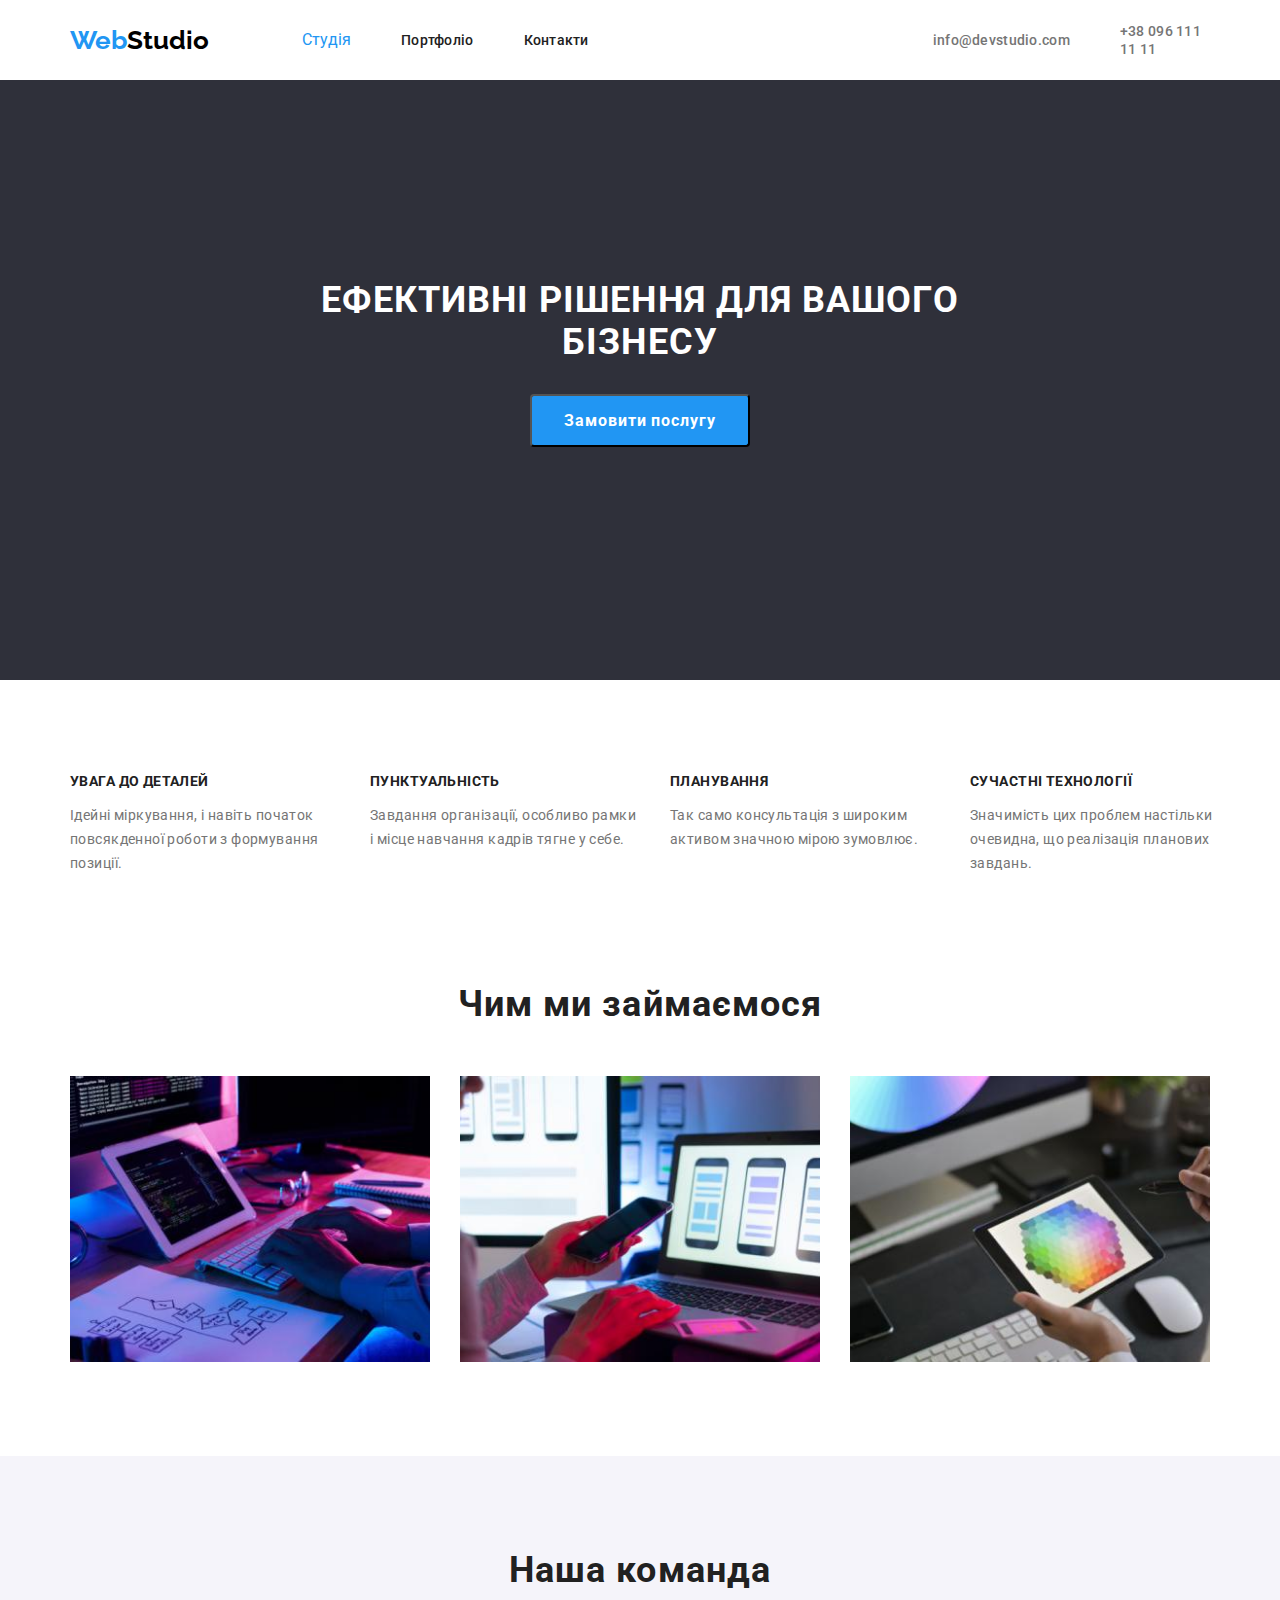
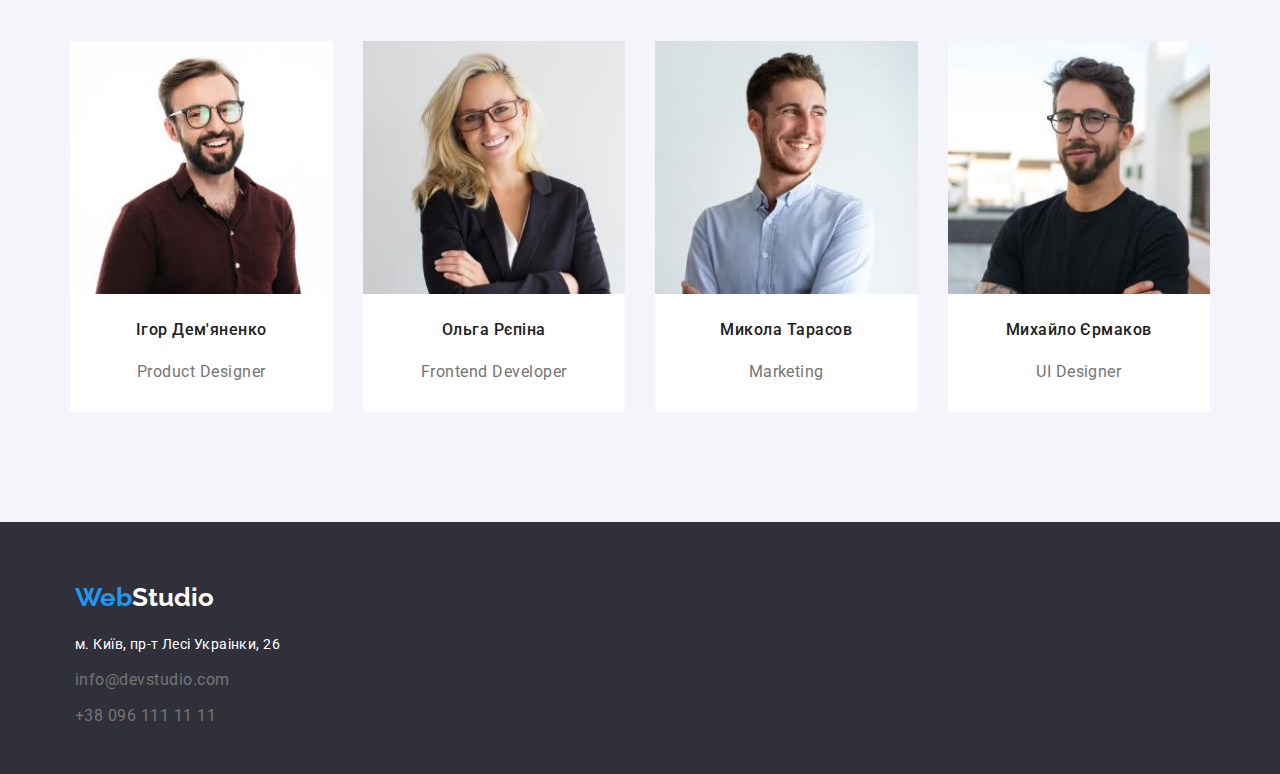
<file: index.html>
<!DOCTYPE html>
<html lang="uk">
  <head>
    <meta charset="UTF-8" />
    <meta http-equiv="X-UA-Compatible" content="IE=edge" />
    <meta name="viewport" content="width=device-width, initial-scale=1.0" />
    <link rel="preconnect" href="https://fonts.googleapis.com" />
    <link rel="preconnect" href="https://fonts.gstatic.com" crossorigin />
    <link
      href="https://fonts.googleapis.com/css2?family=Raleway:wght@700&family=Roboto:wght@400;500;700;900&display=swap"
      rel="stylesheet"
    />
    <title>Студія</title>
    <link
      rel="stylesheet"
      href="https://cdnjs.cloudflare.com/ajax/libs/modern-normalize/1.1.0/modern-normalize.min.css"
    />
    <link rel="stylesheet" href="./css/style.css" />
  </head>
  <body>
    <header class="header">
      <div class="container">
        <div class="header-container">
          <nav class="header-nav">
            <a href="./index.html" class="logo"
              ><span style="color: #2196f3">Web</span>Studio</a
            >
            <ul class="site-nav">
              <li>
                <a class="nav-link-current" href="./index.html">Студія</a>
              </li>
              <li><a class="nav-link" href="./portfolio.html">Портфоліо</a></li>
              <li><a class="nav-link" href="./index.html">Контакти</a></li>
            </ul>
          </nav>
          <ul class="header-info">
            <li>
              <a class="nav-info" href="mailto:info@devstudio.com" lang="en"
                >info@devstudio.com</a
              >
            </li>
            <li>
              <a class="nav-info" href="tel:+380961111111">+38 096 111 11 11</a>
            </li>
          </ul>
        </div>
      </div>
    </header>
    <main>
      <section class="hero-section">
        <div class="container">
          <h1 class="title hero-title">Ефективні рішення для вашого бізнесу</h1>
          <button class="button" type="button">Замовити послугу</button>
        </div>
      </section>

      <section class="benefits-section">
        <div class="container">
          <h2 hidden class="title">Переваги</h2>
          <ul class="benefits-container">
            <li>
              <h3 class="list">Увага до деталей</h3>
              <p class="text">
                Ідейні міркування, і навіть початок повсякденної роботи з
                формування позиції.
              </p>
            </li>
            <li>
              <h3 class="list">Пунктуальність</h3>
              <p class="text">
                Завдання організації, особливо рамки і місце навчання кадрів
                тягне у себе.
              </p>
            </li>
            <li>
              <h3 class="list">Планування</h3>
              <p class="text">
                Так само консультація з широким активом значною мірою зумовлює.
              </p>
            </li>
            <li>
              <h3 class="list">Сучастні технології</h3>
              <p class="text">
                Значимість цих проблем настільки очевидна, що реалізація
                планових завдань.
              </p>
            </li>
          </ul>
        </div>
      </section>

      <section class="about-section">
        <div class="container">
          <h2 class="title about-title">Чим ми займаємося</h2>
          <div class="about-container">
            <ul class="about-content">
              <li>
                <img
                  src="./images/img-1.jpg"
                  alt="Людина працює за комп'ютером з кодом"
                  width="370"
                />
              </li>
              <li>
                <img
                  src="./images/img-2.jpg"
                  alt="Людина працює за комп'ютером"
                  width="370"
                />
              </li>
              <li>
                <img
                  src="./images/img-3.jpg"
                  alt="Людина обирає колір на планшеті"
                  width="370"
                />
              </li>
            </ul>
          </div>
        </div>
      </section>

      <section class="team-section section">
        <div class="container">
          <h1 class="title team-title">Наша команда</h1>
          <div class="team-content">
            <ul class="team-list">
              <li>
                <img
                  src="./images/img-4.jpg"
                  alt="Мужчина в очках улыбаеться"
                  width="270"
                />
                <div class="team-info">
                  <h3 class="name">Ігор Дем'яненко</h3>
                  <p class="position">Product Designer</p>
                </div>
              </li>
              <li>
                <img
                  src="./images/img-5.jpg"
                  alt="Женщина улыбаеться"
                  width="270"
                />
                <div class="team-info">
                  <h3 class="name">Ольга Рєпіна</h3>
                  <p class="position">Frontend Developer</p>
                </div>
              </li>
              <li>
                <img
                  src="./images/img-6.jpg"
                  alt="Мужчина улыбаеться"
                  width="270"
                />
                <div class="team-info">
                  <h3 class="name">Микола Тарасов</h3>
                  <p class="position">Marketing</p>
                </div>
              </li>
              <li>
                <img
                  src="./images/img-7.jpg"
                  alt="Мужчина в очках улыбаеться"
                  width="270"
                />
                <div class="team-info">
                  <h3 class="name">Михайло Єрмаков</h3>
                  <p class="position">UI Designer</p>
                </div>
              </li>
            </ul>
          </div>
        </div>
      </section>
    </main>

    <footer class="footer">
      <div class="container">
        <a href="./index.html" class="footer-logo"
          ><span class="footer-logo" style="color: #2196f3">Web</span>Studio</a
        >
        <address class="footer-content">
          <ul class="footer-list">
            <li>
              <a
                class="adress"
                href="https://goo.gl/maps/CPtrU1FHBa2aNyZL9"
                target="_blank"
                rel="noopener noreferrer nofollow"
                >м. Київ, пр-т Лесі Украінки, 26</a
              >
            </li>
            <li class="footer-item">
              <a class="info" href="mailto:info@devstudio.com" lang="en"
                >info@devstudio.com</a
              >
            </li>
            <li>
              <a class="info" href="tel:+380961111111">+38 096 111 11 11</a>
            </li>
          </ul>
        </address>
      </div>
    </footer>
  </body>
</html>
</file>
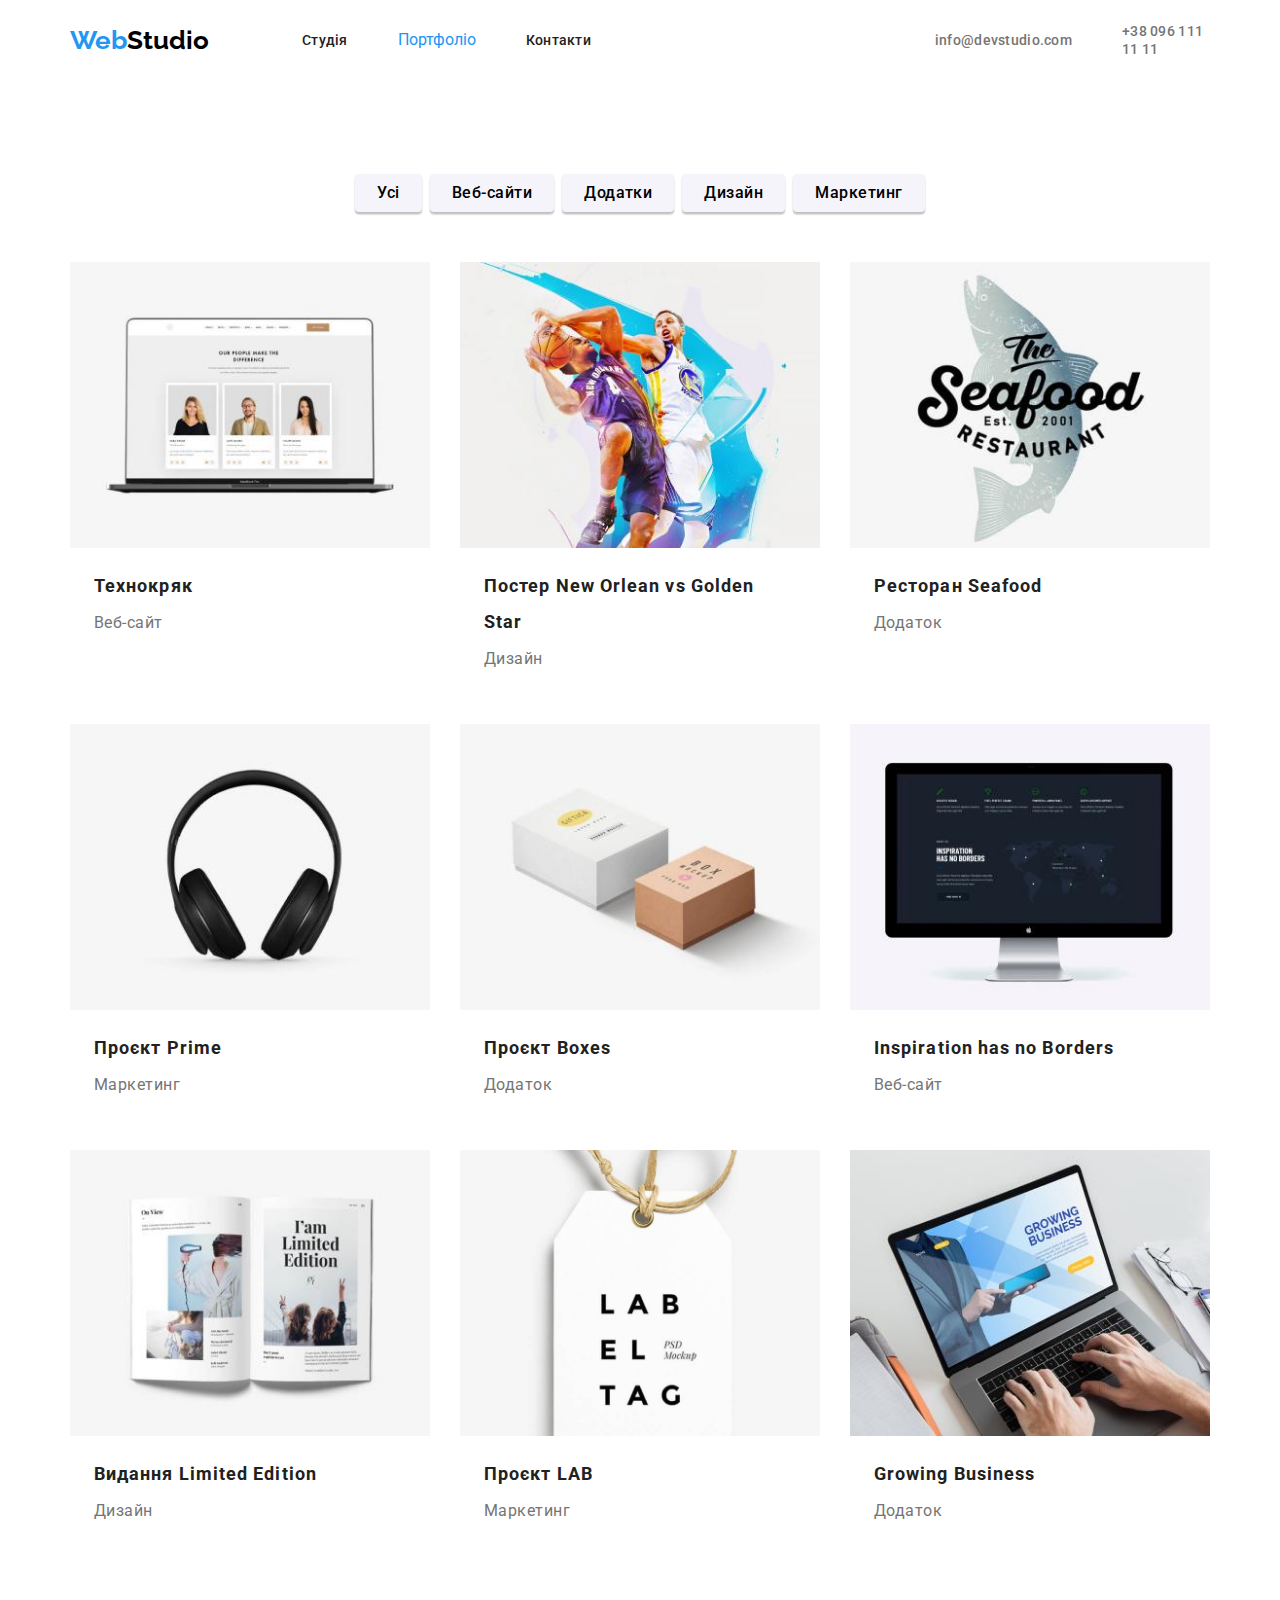
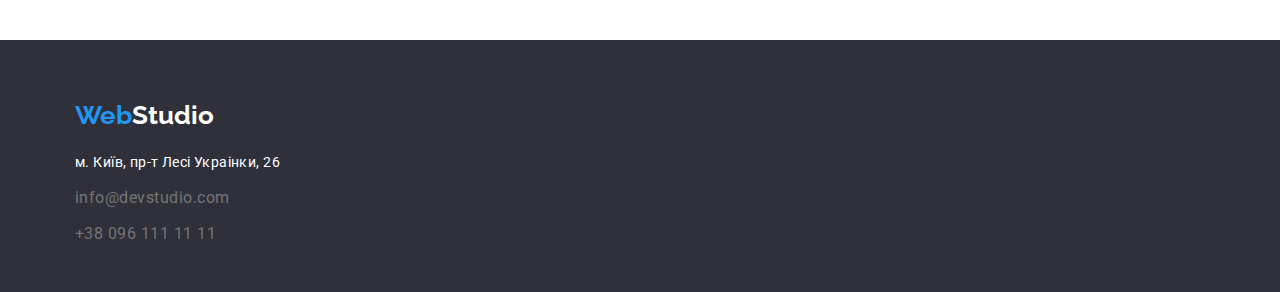
<file: portfolio.html>
<!DOCTYPE html>
<html lang="uk">
  <head>
    <meta charset="UTF-8" />
    <meta http-equiv="X-UA-Compatible" content="IE=edge" />
    <meta name="viewport" content="width=device-width, initial-scale=1.0" />
    <link
      href="https://fonts.googleapis.com/css2?family=Raleway:wght@700&family=Roboto:wght@400;500;700;900&display=swap"
      rel="stylesheet"
    />
    <title>Портфоліо</title>
    <link
      rel="stylesheet"
      href="https://cdnjs.cloudflare.com/ajax/libs/modern-normalize/1.1.0/modern-normalize.min.css"
    />
    <link rel="stylesheet" href="./css/style.css" />
  </head>
  <body>
    <header class="header">
      <div class="container">
        <div class="header-container">
          <nav class="header-nav">
            <a href="./index.html" class="logo"
              ><span style="color: #2196f3">Web</span>Studio</a
            >
            <ul class="site-nav">
              <li>
                <a class="nav-link" href="./index.html">Студія</a>
              </li>
              <li>
                <a class="nav-link-current" href="./portfolio.html"
                  >Портфоліо</a
                >
              </li>
              <li><a class="nav-link" href="./index.html">Контакти</a></li>
            </ul>
          </nav>
          <ul class="header-info">
            <li>
              <a class="nav-info" href="mailto:info@devstudio.com" lang="en"
                >info@devstudio.com</a
              >
            </li>
            <li>
              <a class="nav-info" href="tel:+380961111111">+38 096 111 11 11</a>
            </li>
          </ul>
        </div>
      </div>
    </header>
    <main>
      <section class="portfolio-section">
        <div class="container">
          <h1 hidden class="title">Портфоліо</h1>
          <ul class="portfolio-list">
            <li>
              <button class="portfolio-button" type="border: 0px;">Усі</button>
            </li>
            <li>
              <button class="portfolio-button" type="button">Веб-сайти</button>
            </li>
            <li>
              <button class="portfolio-button" type="button">Додатки</button>
            </li>
            <li>
              <button class="portfolio-button" type="button">Дизайн</button>
            </li>
            <li>
              <button class="portfolio-button" type="button">Маркетинг</button>
            </li>
          </ul>
          <ul class="portfolio-content">
            <li class="portfolio-item">
              <a class="link portfolio-link" href="./portfolio.html">
                <div class="card-thumb"></div>
                <img
                  src="./images/img-8.jpg"
                  alt="веб-сайт відкритий на ноутбуці"
                  width="370"
                />

                <div class="card-content">
                  <h2 class="title">Технокряк</h2>
                  <p class="text">Веб-сайт</p>
                </div>
              </a>
            </li>
            <li class="portfolio-item">
              <a class="link portfolio-link" href="./portfolio.html">
                <div class="card-thumb">
                  <img
                    src="./images/img-9.jpg"
                    alt="два чоловіка граюьб в баскетболл"
                    width="370"
                  />
                </div>

                <div class="card-content">
                  <h2 class="title card-title">
                    Постер New Orlean vs Golden Star
                  </h2>
                  <p class="text card-text">Дизайн</p>
                </div>
              </a>
            </li>
            <li class="portfolio-item">
              <a class="link portfolio-link" href="./portfolio.html">
                <div class="card-thumb">
                  <img
                    src="./images/img-10.jpg"
                    alt="логотип ресторану з сірою рибою"
                    width="370"
                  />
                </div>
                <div class="card-content">
                  <h2 class="title">Ресторан Seafood</h2>
                  <p class="text">Додаток</p>
                </div>
              </a>
            </li>
            <li class="portfolio-item">
              <a class="link portfolio-link" href="./portfolio.html">
                <div class="card-thumb">
                  <img
                    src="./images/img-11.jpg"
                    alt="чорні блютуз навушники"
                    width="370"
                  />
                </div>
                <div class="card-content">
                  <h2 class="title">Проєкт Prime</h2>
                  <p class="text">Маркетинг</p>
                </div>
              </a>
            </li>
            <li class="portfolio-item">
              <a class="link portfolio-link" href="./portfolio.html">
                <div class="card-thumb">
                  <img
                    src="./images/img-12.jpg"
                    alt="дві коробки на лежать на поверхності"
                    width="370"
                  />
                </div>
                <div class="card-content">
                  <h2 class="title">Проєкт Boxes</h2>
                  <p class="text">Додаток</p>
                </div>
              </a>
            </li>
            <li class="portfolio-item">
              <a class="link portfolio-link" href="./portfolio.html">
                <div class="card-thumb">
                  <img
                    src="./images/img-13.jpg"
                    alt="веб сайт відкритий на екрані"
                    width="370"
                  />
                </div>
                <div class="card-content">
                  <h2 class="title">Inspiration has no Borders</h2>
                  <p class="text">Веб-сайт</p>
                </div>
              </a>
            </li>
            <li class="portfolio-item">
              <a class="link portfolio-link" href="./portfolio.html">
                <div class="card-thumb">
                  <img
                    src="./images/img-14.jpg"
                    alt="відкритий журнал"
                    width="370"
                  />
                </div>
                <div class="card-content">
                  <h2 class="title">Видання Limited Edition</h2>
                  <p class="text">Дизайн</p>
                </div>
              </a>
            </li>
            <li class="portfolio-item">
              <a class="link portfolio-link" href="./portfolio.html">
                <div class="card-thumb">
                  <img
                    src="./images/img-15.jpg"
                    alt="лейбл з мотузкою"
                    width="370"
                  />
                </div>
                <div class="card-content">
                  <h2 class="title">Проєкт LAB</h2>
                  <p class="text">Маркетинг</p>
                </div>
              </a>
            </li>
            <li class="portfolio-item">
              <a class="link portfolio-link" href="./portfolio.html">
                <div class="card-thumb">
                  <img
                    src="./images/img-16.jpg"
                    alt="відкритий веб сайт на ноутбуці"
                    width="370"
                  />
                </div>
                <div class="card-content">
                  <h2 class="title">Growing Business</h2>
                  <p class="text">Додаток</p>
                </div>
              </a>
            </li>
          </ul>
        </div>
      </section>
    </main>
    <footer class="footer">
      <div class="container">
        <a href="./index.html" class="footer-logo"
          ><span class="footer-logo" style="color: #2196f3">Web</span>Studio</a
        >
        <address class="footer-content">
          <ul class="footer-list">
            <li>
              <a
                class="adress"
                href="https://goo.gl/maps/CPtrU1FHBa2aNyZL9"
                target="_blank"
                rel="noopener noreferrer nofollow"
                >м. Київ, пр-т Лесі Украінки, 26</a
              >
            </li>
            <li class="footer-item">
              <a class="info" href="mailto:info@devstudio.com" lang="en"
                >info@devstudio.com</a
              >
            </li>
            <li>
              <a class="info" href="tel:+380961111111">+38 096 111 11 11</a>
            </li>
          </ul>
        </address>
      </div>
    </footer>
  </body>
</html>
</file>
<file: css/style.css>
:root {
    --main-light-color:#FFFFFF;

    --main-font-color:#212121;
    --secondary-font-color:#757575;
    --accent-color:#2196F3;
    --secondary-accent-color:#188CE8;
    --logo-color:#000000;

    --border-bg-color:#2F303A;
    --section-team-bg-color:#F5F4FA;


    --card-set-gap: 30px;
}








/* основной цвет текста color: #212121 */
/* вторичный цвет текста color: #757575 *
/* белый цыет color: #FFFFFF */
/* акцент color: #2196F3 */
/* футер номер и телефон color: rgba(255, 255, 255, 0.6); */

body {
    color: var(--main-font-color);
    background-color: var(--main-light-color);
    font-family:'Roboto', sans-serif ;

}

.container {
    max-width: 1170px;
    margin: 0 auto;
    padding: 0 15px;
}


ul,
ol,
dl {
    list-style: none;
    margin: 0px;
    padding: 0px;
}

img {
    display: block;
    max-width: 100%;
}

h1,
h2,
h3,
h4,
h5 {
    margin: 0px;
    padding: 0px;
}



/* Logo */


.logo {
    color: var(--logo-color);
    font-family: 'Raleway',sans-serif;
    font-weight: 700;
    font-size: 26px;
    line-height: 1.19;
    text-decoration: none;
}

.footer-logo {
    max-width: 145px;
    color: var(--main-light-color);
    font-family: 'Raleway', sans-serif;
    font-weight: 700;
    font-size: 26px;
    line-height: 1.19;
    text-decoration: none;
}

/* header */
.header {
    display: flex;
    align-items: center;
    height: 80px;
}

.header-container {
    justify-content: space-between;
    flex-grow: 1;
    align-items: center;
    display: flex;
}

.header-nav {
    display: flex;
    align-items: center;
    margin-right: 344px;

}

.site-nav {
    gap: 50px;
    margin: 0 0 0 93px;
    display: flex;
}

.header-info{
    align-items: center;
    gap: 50px;
    display: flex;

}


/* Site nav */

.nav-link {
color: var(--main-font-color);
font-weight: 500;
font-size: 14px;
line-height: 1.14;
letter-spacing: 0.02em;
text-decoration: none;
}

.nav-link-current {
    color: var(--accent-color);
    text-decoration: none;
}

.link {
    text-decoration: none;
}



.nav-link:hover,
.nav-link:focus {
    color: var(--accent-color);
}


.nav-info {
color: var(--secondary-font-color);
font-style: normal;
font-weight: 500;
font-size: 14px;
line-height: 1.14;
letter-spacing: 0.02em;
text-decoration: none;
}

.nav-info:hover,
.nav-info:focus {
color: var(--accent-color);
}


/* hero-section */





.hero-section {
    background-color: var(--border-bg-color);
    padding: 0 0 94px 0;
    height: 600px;
}

.title {
    color: var(--main-font-color);
    font-weight: 900;
    font-size: 44px;
    line-height: 1.36;
    text-align: center;
    letter-spacing: 0.06em;
    
        
}

.hero-title {
    padding-top: 200px;
    margin: auto;
    width: 100%;
    max-width: 696px;
    color: var(--main-light-color);
    text-transform: uppercase;


}

.button {
    padding: 10px 32px;
    margin: 30px auto 0;
    border-radius: 4px;
    background-color:var(--accent-color) ;
    color:var(--main-light-color);
    font-weight: 700;
    font-size: 16px;
    line-height: 1.87;
    display: flex;
    align-items: center;
    text-align: center;
    letter-spacing: 0.06em;
}

/* Studio button */

.portfolio-list {
    display: flex;
    margin: auto;
    justify-content: center;
    gap: 8px;
    padding-bottom: 50px;
}

.button:hover, 
.button:focus {
    background-color: var(--secondary-accent-color);
    cursor: pointer;
}
/* Portfolio-button */

.portfolio-button {
    background-color: var(--section-team-bg-color);
    padding: 6px 22px;
    border-radius: 4px;
    font-family: 'Roboto', sans-serif;
    font-weight: 500;
    font-size: 16px;
    line-height: 1.62;
    text-align: center;
    letter-spacing: 0.03em;
    cursor: pointer;
    border: 0px;
    box-shadow: 
    0px 3px 1px rgba(0, 0, 0, 0.1), 
    0px 1px 2px rgba(0, 0, 0, 0.08), 
    0px 2px 2px rgba(0, 0, 0, 0.12);
}

.portfolio-button:hover,
.portfolio-button:focus {
    background-color:var(--accent-color);
    color:var(--main-light-color);
   
}

.portfolio-button:current{
    background-color: var(--accent-color);
}

/* benefits-section */

.benefits-container {
    display: flex;
    gap: 30px;
}

.benefits-section {
    background-color: var(--main-light-color);
    padding: 94px 0 0 0;
    
}


.title {
font-weight: 700;
font-size: 36px;
line-height: 1.16;
text-align: center;
letter-spacing: 0.03em;
}

.list {
    margin: 0 0 10px 0;
    width: 270px;
    font-weight: 700;
    font-size: 14px;
    line-height: 1.14;
    letter-spacing: 0.03em;
    text-transform: uppercase;
}

.text {
    width: 270px;
    color: var(--secondary-font-color);
    font-size: 14px;
    line-height: 1.71;
    letter-spacing: 0.03em;
}

/* about-section */

.about-title {
    margin: 0 auto 50px;
    font-style: normal;
    font-weight: 700;
    font-size: 36px;
    line-height: 1.16;
    text-align: center;
    letter-spacing: 0.03em;
    
    
}

.about-container {
    display: flex;
}

.about-content {
    display: flex;
    text-align: center;
    gap: 30px;
    margin: auto;
}

.about-section {
    background-color: var(--main-light-color);
    padding: 94px 0 94px 0;
    
    
}


/* team-section */

.team-title {
    margin: 0 0 50px 0;
}

.team-content {
    display: flex;
}

.team-list {
    display: flex;
    align-items: center;
    gap: 30px;
}

.team-section {
    padding: 94px 0 94px 0;
    background-color: var(--section-team-bg-color);
    
}

 .title {
    font-weight: 700;
    font-size: 36px;
    line-height: 1.16;
    text-align: center;
    letter-spacing: 0.03em;
}


.name {
    margin: -3px;
    padding: 30px 0 10px 0;
    text-align: center;
    font-weight: 500;
    font-size: 16px;
    line-height: 1.18;
    letter-spacing: 0.03em;
}

.position {
    text-align: center;
    padding: 0 0 30px 0;
    color: var(--secondary-font-color);
    font-size: 16px;
    line-height: 1.18;
    letter-spacing: 0.03em;
}

.team-info {
    border-radius: 0px 0px 4px 4px;
    background-color: var(--main-light-color);
}
/* Portfolio section */

.portfolio-content {
    margin: 0;
    padding: 0;
    display: flex;
    flex-wrap: wrap;
    margin-top: calc( -1 * var(--card-set-gap));
    margin-left: calc(-1 * var(--card-set-gap));
}

.portfolio-item {
    margin-top: var(--card-set-gap);
    margin-left: var(--card-set-gap);
    flex-basis: calc(100% / 3 - var(--card-set-gap));
}

.portfolio-link {

}


.card-content {
    padding: 20px 24px;
    
    
}

.card-content .title {
    text-align: left;
    /* width: 322px;
    max-width: 100%; */
    
}

.card-content .text {
    /* width: 322px;
    max-width: 100%; */
    margin: 0px;
    padding-top: 4px;
    
}

.portfolio-section {
    padding: 94px 0;
}

.portfolio-section .title {
    color: var(--main-font-color);
    font-weight: 700;
    font-size: 18px;
    line-height: 2;
    letter-spacing: 0.06em;
    text-decoration: none;

    
}

.portfolio-section .text {
    color: var(--secondary-font-color);
    font-size: 16px;
    line-height: 1.88;
    letter-spacing: 0.03em;
    text-decoration: none;
    
}

.portfolio-section .link {
    text-decoration: none;
}
/* footer */

.footer-list {
    
}

.footer-item {
    padding: 9px 0;
}

.footer-content {
    padding: 20px 0 0 0;
}

.footer{
    background-color:var(--border-bg-color) ;
    color: var(--main-light-color);
    height: 252px;
    padding: 60px;
}

.adress {
color: var(--main-light-color);
font-style: normal;
font-size: 14px;
line-height: 1.71;
letter-spacing: 0.03em;
text-decoration: none;
}

.footer .info {
    color: var(--secondary-font-color);
    font-style: normal;
    line-height: 1.71;
    letter-spacing: 0.03em;
    text-decoration: none;
}

.footer .adress:hover,
.footer .adress:focus {
color: var(--accent-color);
}

.footer .info:hover,
.footer .info:focus {
color: var(--accent-color);
}
</file>
